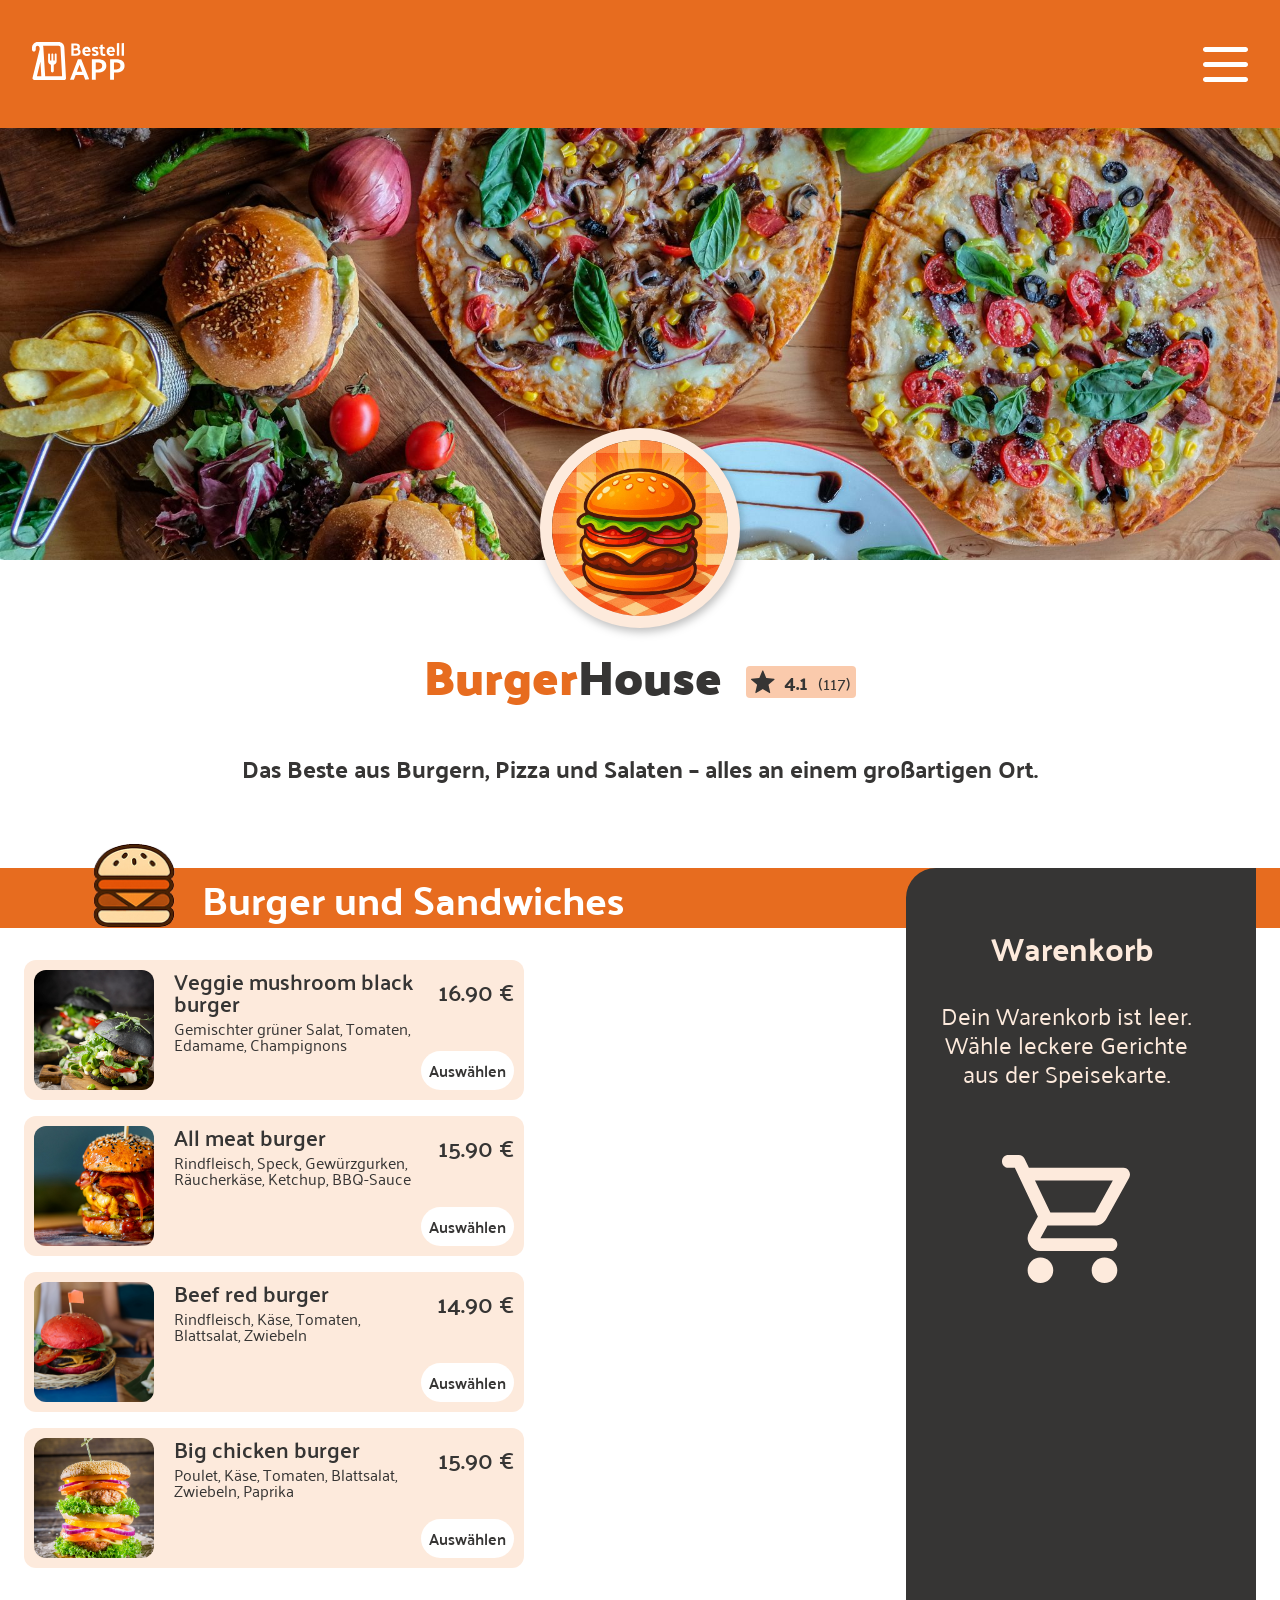
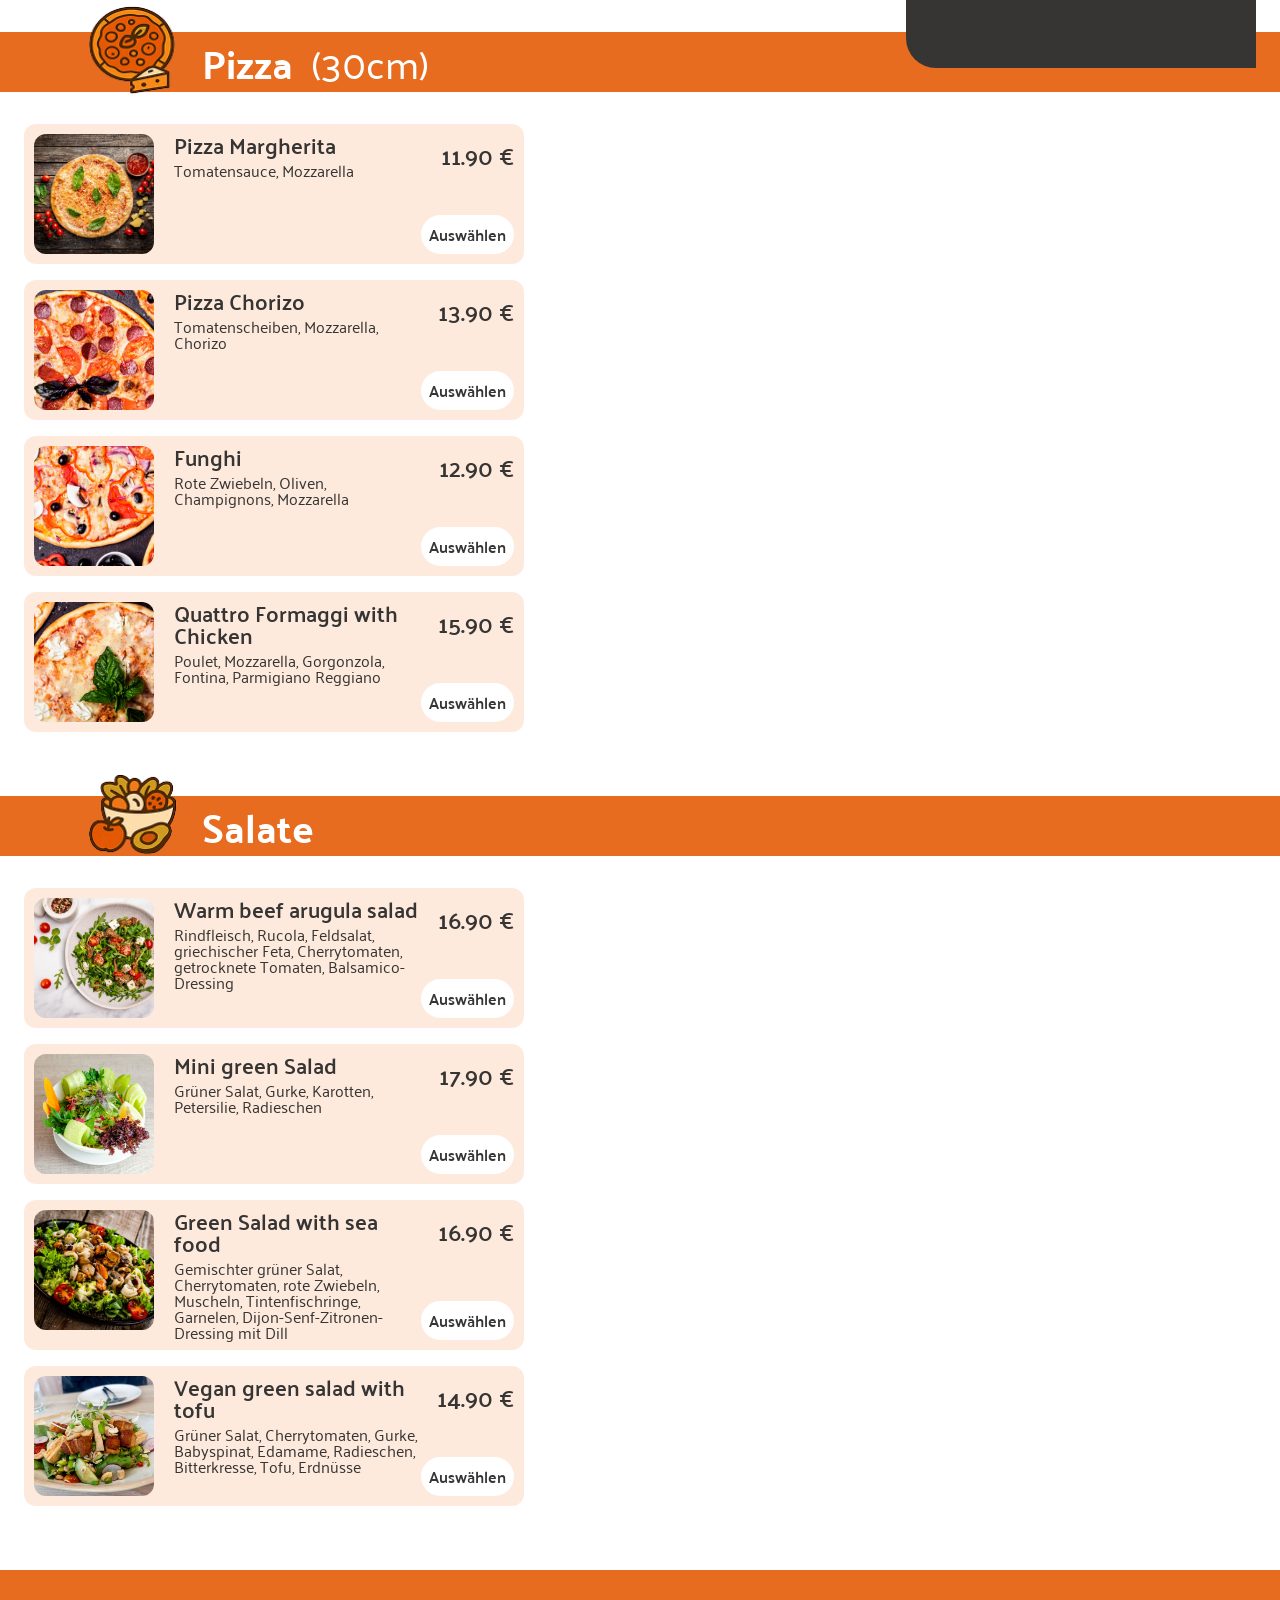
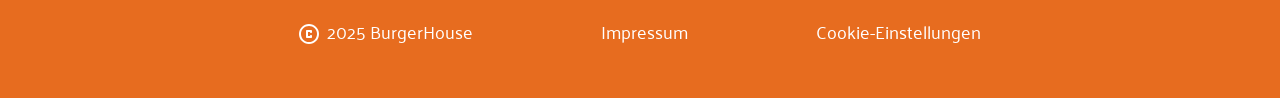
<file: index.html>
<!doctype html>
<html lang="de">
  <head>
    <meta charset="UTF-8" />
    <meta name="viewport" content="width=device-width, initial-scale=1.0" />
    <title>BestellApp</title>
    <link
      rel="icon"
      type="image/svg"
      href="./assets/img/burger/Chanese 1.png"
    />
    <link rel="stylesheet" href="./style.css" />
    <link rel="stylesheet" href="./styles/fonts.css" />
    <link rel="stylesheet" href="./styles/variables.css" />
    <link rel="stylesheet" href="./styles/basket.css" />
    <link rel="stylesheet" href="./styles/mobile.css" />
    <script src="./scripts/db.js"></script>
    <script src="./scripts/templates.js"></script>
    <script src="./script.js"></script>
  </head>
  <body onload="init()">
    <header class="main-header">
      <div class="main-header-content">
        <div>
          <img src="./assets/icons/logo-white.svg" alt="" />
          <img src="./assets/icons/bestell-app.svg" alt="Logo BestellApp" />
        </div>
        <img
          class="burger-menu-icon-mobil"
          src="./assets/icons/dehaze.svg"
          alt="Burger Menu Icon"
        />
      </div>
    </header>

    <main>
      <section class="hero">
        <div class="hero-brand-area">
          <figure class="brand-logo">
            <img src="./assets/img/logo-burger.jpg" alt="Restaurant Logo" />
          </figure>
        </div>
        <div class="brand-header">
          <h1>Burger<span class="house">House</span></h1>
          <div class="rating-badge">
            <img src="./assets/icons/star.svg" alt="star-icon" />
            <data value="4.1">4.1</data>
            <small>(117)</small>
          </div>
        </div>
        <p class="restaurant-tagline">
          Das Beste aus Burgern, Pizza und Salaten – alles an einem großartigen
          Ort.
        </p>
      </section>
      <div class="ordering-system">
        <section class="menu-selection">
          <section id="category-burgers" class="category-section">
            <header class="category-divider">
              <div class="menu-content-limit">
                <img
                  src="./assets/img/burger/Chanese 1.png"
                  alt="Burger Icon"
                />
                <h2 class="category-title-desktop">Burger und Sandwiches</h2>
                <h2 class="category-title-mobile">Burger</h2>
              </div>
            </header>
            <div class="category-content">
              <div id="burgers-list" class="dish-render-target"></div>
            </div>
          </section>
          <section id="category-pizza" class="category-section">
            <header class="category-divider">
              <div class="menu-content-limit">
                <img src="./assets/img/pizza/Pizza 1.png" alt="Pizza Icon" />
                <h2>Pizza<span class="diameter">(30cm)</span></h2>
              </div>
            </header>
            <div class="category-content">
              <div id="pizza-list" class="dish-render-target"></div>
            </div>
          </section>
          <section id="category-salads" class="category-section">
            <header class="category-divider">
              <div class="menu-content-limit">
                <img src="./assets/img/salad/Salad 1.png" alt="Salat Icon" />
                <h2>Salate</h2>
              </div>
            </header>
            <div class="category-content">
              <div id="salads-list" class="dish-render-target"></div>
            </div>
          </section>
        </section>
        <section id="basket-area" class="basket-area">
          <aside
            id="order-basket"
            class="order-basket"
            aria-labelledby="basket-title"
          >
            <button
              type="button"
              class="mobile-basket-close-btn"
              onclick="closeMobileBasket()"
              aria-label="Warenkorb schließen"
            >
              <img src="./assets/icons/close.svg" alt="" aria-hidden="true" />
            </button>
            <h3 id="basket-title">Warenkorb</h3>
            <div id="basket-list" class="basket-list"></div>
            <div id="basket-summary" class="basket-summary"></div>
            <button
              id="buy-button"
              type="button"
              class="buy-button"
              onclick="submitOrder()"
            >
              Jetzt kaufen
            </button>
          </aside>
        </section>
      </div>
      <dialog id="order-confirmation" class="order-confirmation">
        <button
          type="button"
          class="close-dialog-btn"
          onclick="closeOrderConfirmation()"
          aria-label="Dialog schließen"
        >
          <img src="./assets/icons/close.svg" alt="" aria-hidden="true" />
        </button>
        <img src="./assets/img/order-dialog.png" alt="" aria-hidden="true" />
        <h3>Bestellung bestätigt!</h3>
        <p>Dein Essen ist unterwegs!</p>
      </dialog>
    </main>
    <nav class="mobile-nav" aria-label="Mobile Navigation">
      <button type="button" class="mobile-nav-btn" aria-label="Zur Startseite">
        <img
          class="mobile-nav-icon"
          src="./assets/icons/home-white.svg"
          alt=""
          aria-hidden="true"
        />
        <img
          class="mobile-nav-icon-hover"
          src="./assets/icons/home-orange.svg"
          alt=""
          aria-hidden="true"
        />
      </button>
      <button
        type="button"
        class="mobile-nav-btn"
        aria-label="Kontakt anzeigen"
      >
        <img
          class="mobile-nav-icon"
          src="./assets/icons/person-white.svg"
          alt=""
          aria-hidden="true"
        />
        <img
          class="mobile-nav-icon-hover"
          src="./assets/icons/person-orange.svg"
          alt=""
          aria-hidden="true"
        />
      </button>
      <button type="button" class="mobile-nav-btn" aria-label="über Uns">
        <img
          class="mobile-nav-icon"
          src="./assets/icons/logo-white.svg"
          alt=""
          aria-hidden="true"
        />
        <img
          class="mobile-nav-icon-hover"
          src="./assets/icons/logo-orange.svg"
          alt=""
          aria-hidden="true"
        />
      </button>
      <button
        type="button"
        class="mobile-nav-btn mobile-basket-btn"
        onclick="toggleMobileBasket()"
        aria-label="Warenkorb öffnen"
      >
        <img
          class="mobile-nav-icon"
          src="./assets/icons/shopping-cart-white.svg"
          alt=""
          aria-hidden="true"
        />
        <img
          class="mobile-nav-icon-hover"
          src="./assets/icons/shopping-cart-orange.svg"
          alt=""
          aria-hidden="true"
        />
        <span id="mobile-basket-counter" class="mobile-basket-counter">0</span>
      </button>
    </nav>
    <footer>
      <div class="copyright">
        <img src="./assets/icons/copyright.svg" alt="copyright icon" />
        <p>2025 BurgerHouse</p>
      </div>
      <p>Impressum</p>
      <p>Cookie-Einstellungen</p>
    </footer>
  </body>
</html>
</file>
<file: style.css>
/* #region reset */
* {
  margin: 0;
  box-sizing: border-box;
  scroll-behavior: smooth;
  font-family: "palanquin";
  color: #363534;
}
/* #endregion */

/* #region base */

body {
  display: flex;
  flex-direction: column;
  min-height: 100dvh;
}

button {
  cursor: pointer;
  padding: 0;
}

/* #endregion */

/* #region header */
.main-header {
  display: flex;
  justify-content: center;
  align-items: center;
  height: 128px;

  background-color: var(--bar-color);
}

.main-header-content {
  display: flex;
  justify-content: space-between;
  padding-inline: var(--content-padding);
  width: 100%;
}

/* #endregion */

/* #region hero */

.hero {
  display: flex;
  align-items: center;
  flex-direction: column;
  padding-inline: var(--content-limitation);
  padding-bottom: 78px;
}

.hero-brand-area {
  position: relative;
  height: 432px;
  width: 100%;
  margin: 0px var(--content-limitation);
  background-image: url(./assets/img/hero-foto.jpg);
  background-repeat: no-repeat;
  background-size: cover;
  background-position: center 80%;
}

.brand-logo {
  position: absolute;
  left: 50%;
  bottom: -75px;
  transform: translateX(-50%);
}

.brand-logo img {
  height: 200px;
  width: 200px;
  border-radius: 50%;
  border: 12px solid var(--dishes-color);
  filter: drop-shadow(2px 4px 4px rgba(0, 0, 0, 0.25));
}

.brand-header {
  display: flex;
  justify-content: center;
  align-items: center;
  gap: 24px;
  padding-top: 72px;
  padding-bottom: 26px;
}

.brand-header h1 {
  font-family: "palanquin dark";
  font-size: 48px;
  font-weight: 700;
  color: var(--bar-color);
}

.brand-header h1 span {
  font-family: "palanquin dark";
  font-size: 48px;
  font-weight: 700;
}

.rating-badge {
  display: flex;
  justify-content: space-around;
  align-items: center;
  transform: translateY(5px);
  width: 110px;
  height: 32px;
  background-color: #facaac;
  border-radius: 4px;
}

.rating-badge img {
  width: 24px;
  height: 24px;
  padding: 0;
}

.rating-badge data {
  font-size: 20px;
  font-weight: 700;
}

.rating-badge small {
  font-size: 18px;
}

.restaurant-tagline {
  font-size: 24px;
  font-weight: 700;
}

/* #endregion */

/* #region menu */

.ordering-system {
  --basket-width: 435px;
  position: relative;
  width: 100%;
  flex-grow: 1;
}

.menu-selection {
  width: 100%;
}

.category-divider {
  height: 60px;
  width: 100%;
  background-color: var(--bar-color);
}

.category-section {
  width: 100%;
}

.category-content {
  padding-left: var(--content-padding);
  padding-right: calc(var(--content-padding) + var(--basket-width));
}

.category-title-mobile {
  display: none;
}

.menu-content-limit {
  display: flex;
  align-items: center;
  gap: 24px;
  height: 100%;
  padding-left: var(--content-padding);
  margin-left: 168px;
}

.menu-content-limit img {
  bottom: 0px;
  height: 90px;
  width: 90px;
  transform: translateY(-12px);
}

h2 {
  font-size: 40px;
  font-weight: 700;
  color: #ffffff;
}

.diameter {
  font-weight: 400;
  color: #ffffff;
  margin-left: 18px;
}

.dish-render-target {
  display: flex;
  flex-direction: column;
  padding-top: 32px;
  padding-bottom: 64px;
  gap: 16px;
}

/* #endregion */

/* #region dish cards */

.dish-card {
  display: grid;
  grid-template-columns: 220px 1fr auto;
  align-items: start;
  padding: 10px;
  margin-left: 120px;
  width: 720px;
  border-radius: 12px;
  background-color: var(--dishes-color);
}

.dish-card p {
  line-height: 1;
}

.dish-image {
  width: 200px;
  height: 120px;
  border-radius: 12px;
  object-fit: cover;
}

h4 {
  font-size: 24px;
  font-weight: 600;
  line-height: 1;
  padding-bottom: 6px;
  color: var(--first-basket-color);
}

.dish-side {
  display: flex;
  flex-direction: column;
  align-items: flex-end;
  justify-content: space-between;
  height: 100%;
}

.dish-side data {
  font-size: 24px;
  font-weight: 600;
}

.dish-button {
  padding-inline: 8px;
  padding-top: 5px;
  padding-bottom: 5px;
  border: none;
  border-radius: 20px;
  background-color: #ffffff;
  font-size: 16px;
  font-weight: 600;
}

.dish-button:hover {
  color: var(--bar-color);
}

.dish-button-selected {
  color: var(--bar-color);
}

/* #endregion */

/* #region buttons */

.buy-button {
  align-self: center;
  margin-top: 20px;
  width: calc(100% - 24px);
  padding-right: 12px;
  border: none;
  border-radius: 999px;
  background-color: var(--bar-color);
  color: #ffffff;
  font-size: 32px;
  font-weight: 700;
  cursor: pointer;
}
/* #endregion */

/* #region dialog */

.order-confirmation {
  flex-direction: column;
  align-items: center;
  position: relative;
  top: 35dvh;
  justify-self: center;
  padding: 32px 40px;
  background-color: var(--first-basket-color);
  border-radius: 30px;
  outline: none;
  border: none;
  opacity: 1;
}

.order-confirmation[open] {
  display: flex;
}

.close-dialog-btn {
  position: absolute;
  top: 24px;
  right: 24px;

  background: transparent;
  border: none;
  cursor: pointer;
}

.order-confirmation p {
  font-size: 20px;
  font-weight: 700;
  color: var(--second-basket-color);
}

.order-confirmation h3 {
  padding-bottom: 0;
}

.order-confirmation::backdrop {
  background-color: rgba(0, 0, 0, 0.7);
}

/* #endregion */

/* #region footer */

footer {
  display: flex;
  justify-content: center;
  align-items: center;
  height: 128px;
  gap: 128px;
  background-color: var(--bar-color);
}

footer p {
  font-size: 18px;
  color: white;
  transform: translateY(-3px);
}

.copyright {
  display: flex;
  justify-content: center;
  align-items: center;
  gap: 8px;
}

/* #endregion */

/* #region utility classes */

.d-none {
  display: none;
}

/* #endregion */

/* #region media queries */

@media screen and (max-width: 1440px) {
  .dish-card {
    margin-left: 64px;
    width: 600px;
  }
}

@media screen and (max-width: 1280px) {
  .ordering-system {
    --basket-width: 350px;
  }

  .category-content {
    padding-left: var(--content-padding-small);
    padding-right: calc(var(--content-padding-small) + var(--basket-width));
  }

  /* .basket-area {
    right: var(--content-padding-small);
    width: var(--basket-width);
  } */

  .menu-content-limit {
    padding-left: var(--content-padding-small);
    margin-left: 64px;
  }

  .dish-card {
    margin-left: 0;
    width: 500px;
    grid-template-columns: 140px 1fr auto;
  }

  .dish-image {
    width: 120px;
  }

  h4 {
    font-size: 22px;
    font-weight: 600;
    line-height: 1;
    color: var(--first-basket-color);
  }

  .buy-button {
    font-size: 24px;
  }
}

@media screen and (max-width: 980px) {
  .ordering-system {
    --basket-width: 300px;
  }

  .restaurant-tagline {
    padding-inline: 16px;
    text-align: center;
    font-size: 24px;
    line-height: 1.3;
  }

  .dish-card {
    width: 400px;
    grid-template-columns: 96px 1fr auto;
  }

  .dish-image {
    width: 86px;
  }

  .category-title-desktop {
    display: none;
  }

  .category-title-mobile {
    display: inline;
  }
}

@media screen and (max-width: 768px) {
  body {
    --mobile-nav-height: 72px;
    padding-bottom: var(--mobile-nav-height);
  }

  .burger-menu-icon-mobil {
    display: none;
  }

  .hero {
    padding-inline: 0;
    padding-bottom: 40px;
  }

  .hero-brand-area {
    align-self: stretch;
    height: 343px;
    width: auto;
    margin: 0 16px;
    margin-top: 16px;
    border-radius: 16px;
    background-position: center;
  }

  .brand-logo {
    bottom: -55px;
  }

  .brand-logo img {
    width: 140px;
    height: 140px;
    border-width: 10px;
  }

  .brand-header {
    flex-direction: column-reverse;
    gap: 16px;
    padding-top: 88px;
    padding-bottom: 16px;
  }

  .brand-header h1,
  .brand-header h1 span {
    font-size: 32px;
    line-height: 1;
  }

  .rating-badge {
    transform: none;
    width: auto;
    padding: 4px 10px;
    gap: 6px;
  }

  .restaurant-tagline {
    font-size: 18px;
  }

  .ordering-system {
    display: block;
  }

  .menu-selection {
    width: 100%;
  }

  .category-content {
    padding-left: var(--content-padding-small);
    padding-right: var(--content-padding-small);
  }

  .category-divider {
    height: 80px;
    display: flex;
    justify-content: center;
    align-items: center;
  }

  .menu-content-limit {
    width: 100%;
    margin-left: 0;
    padding-left: 0;

    display: flex;
    flex-direction: column;
    justify-content: center;
    align-items: center;

    gap: 0;
  }

  .dish-render-target {
    padding-top: 16px;
    padding-bottom: 16px;
  }

  .menu-content-limit img {
    width: 52px;
    height: 52px;
    transform: translateY(-6px);
  }

  .menu-content-limit h2 {
    font-size: 32px;
    line-height: 1;
    text-align: center;
    transform: translateY(-10px);
  }

  .dish-card {
    grid-template-columns: 1fr;
    width: 100%;
    margin-left: 0;
    padding: 12px;
  }

  .dish-image {
    width: 100%;
    height: 86px;
  }

  .dish-side {
    flex-direction: row;
    align-items: center;
    justify-content: space-between;
  }

  footer {
    flex-direction: column;
    line-height: 1;
    gap: 6px;
    height: auto;
    padding: 24px 16px;
    text-align: center;
    font-weight: 400;
  }

  footer > p:nth-of-type(1) {
    order: 1;
  }

  footer > p:nth-of-type(2) {
    order: 2;
  }

  .copyright {
    order: 3;
  }
}

/* #endregion */
</file>
<file: styles/fonts.css>
/* palanquin-300 - latin */
@font-face {
  font-display: swap; /* Check https://developer.mozilla.org/en-US/docs/Web/CSS/@font-face/font-display for other options. */
  font-family: 'Palanquin';
  font-style: normal;
  font-weight: 300;
  src: url('../assets/fonts/palanquin-v17-latin-300.woff2') format('woff2'); /* Chrome 36+, Opera 23+, Firefox 39+, Safari 12+, iOS 10+ */
}
/* palanquin-regular - latin */
@font-face {
  font-display: swap; /* Check https://developer.mozilla.org/en-US/docs/Web/CSS/@font-face/font-display for other options. */
  font-family: 'Palanquin';
  font-style: normal;
  font-weight: 400;
  src: url('../assets/fonts/palanquin-v17-latin-regular.woff2') format('woff2'); /* Chrome 36+, Opera 23+, Firefox 39+, Safari 12+, iOS 10+ */
}
/* palanquin-500 - latin */
@font-face {
  font-display: swap; /* Check https://developer.mozilla.org/en-US/docs/Web/CSS/@font-face/font-display for other options. */
  font-family: 'Palanquin';
  font-style: normal;
  font-weight: 500;
  src: url('../assets/fonts/palanquin-v17-latin-500.woff2') format('woff2'); /* Chrome 36+, Opera 23+, Firefox 39+, Safari 12+, iOS 10+ */
}
/* palanquin-600 - latin */
@font-face {
  font-display: swap; /* Check https://developer.mozilla.org/en-US/docs/Web/CSS/@font-face/font-display for other options. */
  font-family: 'Palanquin';
  font-style: normal;
  font-weight: 600;
  src: url('../assets/fonts/palanquin-v17-latin-600.woff2') format('woff2'); /* Chrome 36+, Opera 23+, Firefox 39+, Safari 12+, iOS 10+ */
}
/* palanquin-700 - latin */
@font-face {
  font-display: swap; /* Check https://developer.mozilla.org/en-US/docs/Web/CSS/@font-face/font-display for other options. */
  font-family: 'Palanquin';
  font-style: normal;
  font-weight: 700;
  src: url('../assets/fonts/palanquin-v17-latin-700.woff2') format('woff2'); /* Chrome 36+, Opera 23+, Firefox 39+, Safari 12+, iOS 10+ */
}

/* palanquin-dark-regular - latin */
@font-face {
  font-display: swap; /* Check https://developer.mozilla.org/en-US/docs/Web/CSS/@font-face/font-display for other options. */
  font-family: 'Palanquin Dark';
  font-style: normal;
  font-weight: 400;
  src: url('../assets/fonts/palanquin-dark-v17-latin-regular.woff2') format('woff2'); /* Chrome 36+, Opera 23+, Firefox 39+, Safari 12+, iOS 10+ */
}
/* palanquin-dark-500 - latin */
@font-face {
  font-display: swap; /* Check https://developer.mozilla.org/en-US/docs/Web/CSS/@font-face/font-display for other options. */
  font-family: 'Palanquin Dark';
  font-style: normal;
  font-weight: 500;
  src: url('../assets/fonts/palanquin-dark-v17-latin-500.woff2') format('woff2'); /* Chrome 36+, Opera 23+, Firefox 39+, Safari 12+, iOS 10+ */
}
/* palanquin-dark-600 - latin */
@font-face {
  font-display: swap; /* Check https://developer.mozilla.org/en-US/docs/Web/CSS/@font-face/font-display for other options. */
  font-family: 'Palanquin Dark';
  font-style: normal;
  font-weight: 600;
  src: url('../assets/fonts/palanquin-dark-v17-latin-600.woff2') format('woff2'); /* Chrome 36+, Opera 23+, Firefox 39+, Safari 12+, iOS 10+ */
}
/* palanquin-dark-700 - latin */
@font-face {
  font-display: swap; /* Check https://developer.mozilla.org/en-US/docs/Web/CSS/@font-face/font-display for other options. */
  font-family: 'Palanquin Dark';
  font-style: normal;
  font-weight: 700;
  src: url('../assets/fonts/palanquin-dark-v17-latin-700.woff2') format('woff2'); /* Chrome 36+, Opera 23+, Firefox 39+, Safari 12+, iOS 10+ */
}
</file>
<file: styles/variables.css>
:root {
  --bar-color: #e76c1f;
  --dishes-color: #fdeadc;
  --first-basket-color: #363534;
  --second-basket-color: #fdeadc;
  --content-padding: max(calc(50% - 720px), 32px);
  --content-limitation: max(calc(50% - 720px), 0px);
  --content-padding-small: max(calc(50% - 720px), 24px);
  --mobile-nav-height: 72px;
}
</file>
<file: styles/basket.css>
/* #region basket */

.basket-area {
  position: absolute;
  top: 0;
  right: var(--content-padding);
  bottom: 0;
  width: var(--basket-width);
  z-index: 2;
}

.order-basket {
  width: 100%;
  height: 800px;
  display: flex;
  flex-direction: column;
  align-items: center;
  position: sticky;
  top: 0;
  background-color: var(--first-basket-color);
  border-top-left-radius: 30px;
  border-bottom-left-radius: 30px;
  padding: 30px;
  padding-top: 50px;
  padding-right: 48px;
}

.basket-list {
  display: flex;
  flex-direction: column;
  gap: 8px;
  width: 100%;
  max-height: 350px;
  overflow-y: auto;
  padding-right: 12px;
  font-size: 22px;
  color: var(--first-basket-color);
  border-radius: 20px;
}

h3 {
  font-size: 32px;
  font-weight: 700;
  color: var(--second-basket-color);
  padding-bottom: 24px;
}

.basket-item {
  display: flex;
  flex-direction: column;
  gap: 12px;
  width: 100%;
  padding: 20px;
  border-radius: 20px;
  background-color: var(--dishes-color);
}

.basket-item-name {
  font-size: 22px;
  font-weight: 700;
  line-height: 1;
}

.basket-item-bottom {
  display: flex;
  justify-content: space-between;
  align-items: center;
  line-height: 1;
}

.basket-item-controls {
  display: flex;
  align-items: center;
  gap: 4px;
  font-size: 24px;
  font-weight: 600;
}

.basket-item-controls button {
  display: flex;
  align-items: center;
  justify-content: center;
  background: transparent;
  border: none;
  padding: 0;
  font: inherit;
}

.basket-item-title {
  display: flex;
  align-items: flex-start;
  gap: 4px;
}

.basket-item-title button {
  background: transparent;
  border: none;
  transform: translateY(4px);
}

.basket-item-price {
  font-size: 20px;
  font-weight: 700;
}

.delete-btn {
  transform: translateY(2px);
}

.delete-btn img {
  display: block;
  width: 16px;
  height: 16px;
}

.delete-btn .delete-icon-hover {
  display: none;
}

.delete-btn:hover .delete-icon {
  display: none;
}

.delete-btn:hover .delete-icon-hover {
  display: block;
}

.empty-basket {
  display: flex;
  justify-content: center;
  align-items: center;
  flex-direction: column;
  gap: 68px;
}

.empty-basket-text {
  text-align: center;
  font-size: 24px;
  line-height: 1.2;
  color: var(--second-basket-color);
}

.empty-basket-icon {
  width: 128px;
  height: 128px;
  color: var(--second-basket-color);
}

.basket-summary {
  width: 100%;
  padding-right: 12px;
  padding-top: 24px;
}

.basket-summary-table {
  width: 100%;
}

.basket-summary-table th {
  text-align: left;
  font-size: 20px;
  color: #ffffff;
  padding-left: 12px;
}

.basket-summary-table td {
  text-align: right;
  font-size: 20px;
  color: #ffffff;
  padding-right: 12px;
}

.basket-summary-divider-row td {
  padding-left: 0;
  padding-right: 0;
}

.basket-divider {
  height: 3px;
  background-color: #ffffff;
  border-radius: 999px;
}

.basket-list::-webkit-scrollbar {
  width: 4px;
}

.basket-list::-webkit-scrollbar-thumb {
  background-color: var(--dishes-color);
  border-radius: 999px;
}

.basket-list::-webkit-scrollbar-track {
  background: transparent;
}

.mobile-basket-close-btn {
  display: none;
}

/* #endregion */

@media screen and (max-width: 1280px) {
  .basket-area {
    right: var(--content-padding-small);
    width: var(--basket-width);
  }
}

@media screen and (max-width: 980px) {
  .ordering-system {
    --basket-width: 300px;
  }
}

@media screen and (max-width: 768px) {
  .basket-area {
    display: none;
  }

  .order-basket {
    position: relative;
    width: 100%;
    max-width: 400px;
    max-height: 100%;
    height: auto;
    min-height: 0;
    border-bottom-left-radius: 0;
    border-top-right-radius: 30px;
  }

  .mobile-basket-close-btn {
    position: absolute;
    top: 24px;
    right: 24px;

    display: block;
    background: transparent;
    border: none;
  }

  .mobile-basket-close-btn img {
    width: 20px;
    height: 20px;
    display: block;
  }

  .basket-area.basket-area-open {
    position: fixed;
    left: 0;
    right: 0;
    bottom: calc(var(--mobile-nav-height) + 16px);
    z-index: 90;

    display: flex;
    justify-content: center;

    width: 100%;
    padding: 16px;
  }

  .basket-area.basket-area-open::before {
    content: "";
    position: fixed;
    inset: 0;
    background-color: rgba(0, 0, 0, 0.55);
    z-index: -1;
  }

  .basket-area.basket-area-open .order-basket {
    position: relative;
    z-index: 1;
  }

  body:has(.basket-area.basket-area-open) {
    overflow: hidden;
  }

  .basket-list {
    flex: 1;
    min-height: 0;
    max-height: none;
    overflow-y: auto;
  }

  .basket-summary,
  .buy-button {
    flex-shrink: 0;
  }
}

/* #endregion */
</file>
<file: styles/mobile.css>
/* #region mobil-nav */

.mobile-nav {
  display: none;
}

.mobile-nav-btn {
  position: relative;
  display: flex;
  justify-content: center;
  align-items: center;

  width: 48px;
  height: 48px;

  background: transparent;
  border: none;
}

.mobile-nav-icon,
.mobile-nav-icon-hover {
  width: 24px;
  height: 24px;
  display: block;
}

.mobile-nav-icon-hover {
  display: none;
}

.mobile-nav-btn:hover .mobile-nav-icon,
.mobile-nav-btn:active .mobile-nav-icon {
  display: none;
}

.mobile-nav-btn:hover .mobile-nav-icon-hover,
.mobile-nav-btn:active .mobile-nav-icon-hover {
  display: block;
}

.mobile-basket-btn {
  position: relative;
}

.mobile-basket-counter {
  position: absolute;
  top: 4px;
  right: 4px;

  display: flex;
  justify-content: center;
  align-items: center;

  width: 18px;
  height: 18px;

  border-radius: 50%;
  background-color: var(--second-basket-color);
  color: var(--bar-color);

  font-family: Arial, sans-serif;
  font-size: 11px;
  font-weight: 700;
  line-height: 1;
}

/* #endregion */

@media screen and (max-width: 768px) {

  .mobile-nav {
    position: fixed;
    left: 0;
    bottom: 0;
    z-index: 100;

    display: flex;
    justify-content: space-around;
    align-items: center;

    width: 100%;
    height: var(--mobile-nav-height);
    background-color: var(--first-basket-color);
  }
}
</file>
